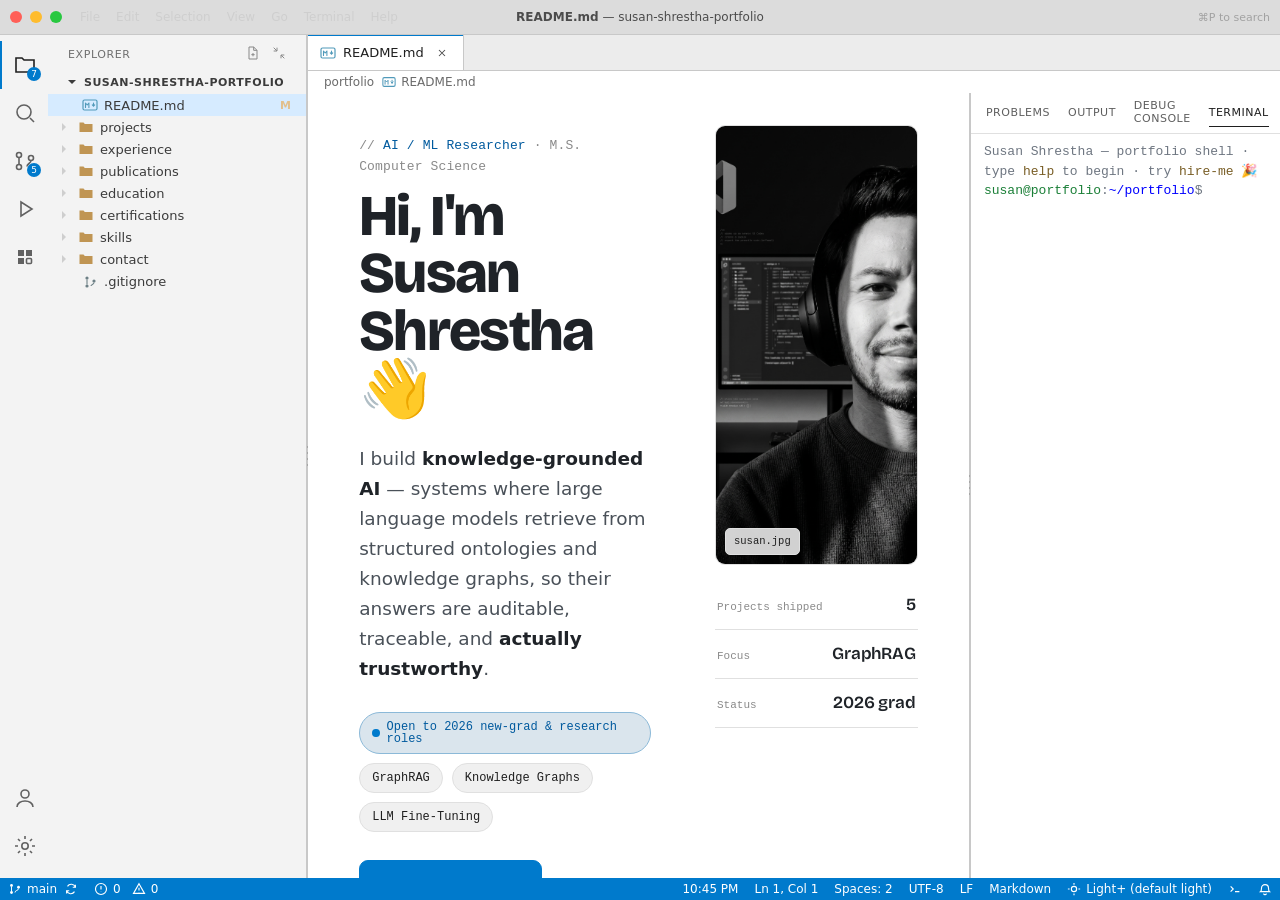
<file: index.html>
<!DOCTYPE html>
<html lang="en" data-theme="dark">
<head>
<meta charset="UTF-8">
<meta name="viewport" content="width=device-width, initial-scale=1.0">
<title>Susan Shrestha — Portfolio</title>
<script>
  (function () {
    try {
      var saved = localStorage.getItem('ss-theme');
      var t = saved || ((window.matchMedia && window.matchMedia('(prefers-color-scheme: light)').matches) ? 'light' : 'dark');
      document.documentElement.setAttribute('data-theme', t);
    } catch (e) {}
  })();
</script>
<link rel="preconnect" href="https://fonts.googleapis.com" />
<link rel="preconnect" href="https://fonts.gstatic.com" crossorigin />
<link href="https://fonts.googleapis.com/css2?family=Bricolage+Grotesque:opsz,wght@12..96,700;12..96,800&family=Instrument+Sans:wght@400;500;600;700&display=swap" rel="stylesheet" />
<link rel="stylesheet" href="styles.css">
</head>
<body>
<div class="window">

  <!-- ============ TITLE BAR ============ -->
  <div class="titlebar">
    <div style="display:flex;align-items:center">
      <div class="traffic">
        <span class="dot red"></span><span class="dot yellow"></span><span class="dot green"></span>
      </div>
      <div class="titlebar-menu">
        <span>File</span><span>Edit</span><span>Selection</span><span>View</span><span>Go</span><span>Terminal</span><span>Help</span>
      </div>
    </div>
    <div class="titlebar-title"><b>README.md</b> — susan-shrestha-portfolio</div>
    <div class="titlebar-right">
      <span style="font-size:11px;opacity:.7">⌘P to search</span>
    </div>
  </div>

  <!-- ============ MAIN ============ -->
  <div class="main">

    <!-- activity bar -->
    <div class="activitybar">
      <div class="group">
        <div class="act-item active" data-view="explorer" title="Explorer">
          <span class="badge">7</span>
          <svg viewBox="0 0 24 24" fill="none" stroke="currentColor" stroke-width="1.6"><path d="M3 5h6l2 2h10v12H3z"/></svg>
        </div>
        <div class="act-item" data-view="search" title="Search">
          <svg viewBox="0 0 24 24" fill="none" stroke="currentColor" stroke-width="1.6"><circle cx="11" cy="11" r="7"/><path d="M21 21l-4-4"/></svg>
        </div>
        <div class="act-item" data-view="source control" title="Source Control">
          <span class="badge">5</span>
          <svg viewBox="0 0 24 24" fill="none" stroke="currentColor" stroke-width="1.6"><circle cx="6" cy="6" r="2.5"/><circle cx="6" cy="18" r="2.5"/><circle cx="18" cy="9" r="2.5"/><path d="M6 8.5v7M18 11.5c0 3-4 3-4 6"/></svg>
        </div>
        <div class="act-item" data-view="run" title="Run and Debug">
          <svg viewBox="0 0 24 24" fill="none" stroke="currentColor" stroke-width="1.6"><path d="M8 5v14l11-7z"/></svg>
        </div>
        <div class="act-item" data-view="extensions" title="Extensions">
          <svg viewBox="0 0 24 24" fill="currentColor"><path d="M5 5h6v6H5zM13 5h6v6h-6zM5 13h6v6H5z"/><rect x="13.5" y="13.5" width="5" height="5" rx="1" fill="none" stroke="currentColor" stroke-width="1.6"/></svg>
        </div>
      </div>
      <div class="group bottom">
        <div class="act-item" data-view="accounts" title="Accounts">
          <svg viewBox="0 0 24 24" fill="none" stroke="currentColor" stroke-width="1.6"><circle cx="12" cy="8" r="4"/><path d="M4 21c0-4 4-6 8-6s8 2 8 6"/></svg>
        </div>
        <div class="act-item" data-view="settings" title="Manage">
          <svg viewBox="0 0 24 24" fill="none" stroke="currentColor" stroke-width="1.6"><circle cx="12" cy="12" r="3.2"/><path d="M12 2v3M12 19v3M2 12h3M19 12h3M5 5l2 2M17 17l2 2M19 5l-2 2M7 17l-2 2"/></svg>
        </div>
      </div>
    </div>

    <!-- sidebar / explorer -->
    <div class="sidebar">
      <div class="sidebar-header">
        <span id="sidebar-title">Explorer</span>
        <span class="actions">
          <span id="explorer-newfile" title="New File" style="cursor:pointer"><svg viewBox="0 0 24 24" fill="none" stroke="currentColor" stroke-width="1.5"><path d="M13 3H6v18h12V8z"/><path d="M13 3v5h5M12 12v5M9.5 14.5h5"/></svg></span>
          <span title="Collapse" style="cursor:pointer"><svg viewBox="0 0 24 24" fill="none" stroke="currentColor" stroke-width="1.5"><path d="M9 9H4M9 9V4M9 9l-5-5M15 15h5M15 15v5M15 15l5 5"/></svg></span>
        </span>
      </div>
      <div class="explorer-root">
        <span class="chevron"><svg viewBox="0 0 16 16" fill="currentColor"><path d="M4 6l4 4 4-4z"/></svg></span>
        SUSAN-SHRESTHA-PORTFOLIO
      </div>
      <div class="tree" id="tree"></div>
      <div class="sidebar-resizer" id="sidebar-resizer" title="Drag to resize"></div>
    </div>

    <!-- editor region -->
    <div class="editor-region">
      <div class="tabbar" id="tabbar"></div>
      <div class="breadcrumb" id="breadcrumb"></div>
      <div class="editor-panel-split">
        <div class="editor-scroll" id="editor-scroll"></div>

        <!-- panel / terminal -->
        <div class="panel" id="panel">
          <div class="panel-resizer" id="panel-resizer" title="Drag to resize"></div>
          <div class="panel-tabs">
            <span class="panel-tab" data-panel="problems">Problems</span>
            <span class="panel-tab" data-panel="output">Output</span>
            <span class="panel-tab" data-panel="debug">Debug Console</span>
            <span class="panel-tab active" data-panel="terminal">Terminal</span>
            <span class="panel-actions">
              <span title="Clear" id="panel-trash"><svg viewBox="0 0 16 16" fill="none" stroke="currentColor" stroke-width="1.3"><path d="M3 4.5h10M6 4.5V3h4v1.5M4.5 4.5l.6 9h5.8l.6-9"/></svg></span>
              <span title="Split"><svg viewBox="0 0 24 24" fill="none" stroke="currentColor" stroke-width="1.5"><rect x="3" y="4" width="18" height="16" rx="1.5"/><path d="M12 4v16"/></svg></span>
              <span title="Close Panel" id="panel-close"><svg viewBox="0 0 16 16" fill="none" stroke="currentColor" stroke-width="1.4"><path d="M4 4l8 8M12 4l-8 8"/></svg></span>
            </span>
          </div>
          <div class="terminal" id="terminal">
            <div class="line term-prompt" id="term-prompt-line">
              <span class="ps1"><span>susan@portfolio</span><span class="term-dim">:</span><span class="term-blue">~/portfolio</span><span class="term-dim">$</span></span>
              <input class="term-input" id="term-input" autocomplete="off" autocapitalize="off" spellcheck="false" aria-label="terminal input">
            </div>
          </div>
        </div>
      </div>
    </div>
  </div>

  <!-- ============ STATUS BAR ============ -->
  <div class="statusbar">
    <div class="sb-left">
      <span class="sb-item" id="sb-branch" title="Git branch">
        <svg viewBox="0 0 16 16" fill="currentColor"><circle cx="4" cy="4" r="1.6"/><circle cx="4" cy="12" r="1.6"/><circle cx="12" cy="6" r="1.6"/><path d="M4 5.6v4.8M12 7.6c0 2.5-4 1.5-4 4.4" stroke="currentColor" stroke-width="1.1" fill="none"/></svg>
        main
        <svg viewBox="0 0 16 16" fill="none" stroke="currentColor" stroke-width="1.3" style="margin-left:2px"><path d="M13 6a5 5 0 00-9-1M3 10a5 5 0 009 1"/><path d="M13 3v3h-3M3 13v-3h3"/></svg>
      </span>
      <span class="sb-item" id="sb-problems" title="Problems">
        <svg viewBox="0 0 16 16" fill="none" stroke="currentColor" stroke-width="1.3"><circle cx="8" cy="8" r="6.3"/><path d="M8 4.6v4M8 10.8v.2"/></svg> 0
        <svg viewBox="0 0 16 16" fill="none" stroke="currentColor" stroke-width="1.3" style="margin-left:6px"><path d="M8 2l6.3 11H1.7z"/><path d="M8 6.5v3.2M8 11.4v.2"/></svg> 0
      </span>
    </div>
    <div class="sb-right">
      <span class="sb-item" id="sb-clock" title="Local time">--:--</span>
      <span class="sb-item">Ln 1, Col 1</span>
      <span class="sb-item" id="sb-spaces">Spaces: 2</span>
      <span class="sb-item" id="sb-enc">UTF-8</span>
      <span class="sb-item" id="sb-eol">LF</span>
      <span class="sb-item" id="sb-lang">Markdown</span>
      <span class="sb-item" id="sb-theme" title="Change theme (⌘K ⌘T)">
        <svg viewBox="0 0 16 16" fill="none" stroke="currentColor" stroke-width="1.3"><circle cx="8" cy="8" r="3"/><path d="M8 1v2M8 13v2M1 8h2M13 8h2"/></svg>
        <span id="sb-theme-label">Dark+ (default dark)</span>
      </span>
      <span class="sb-item" id="sb-terminal" title="Toggle terminal (⌃`)">
        <svg viewBox="0 0 16 16" fill="none" stroke="currentColor" stroke-width="1.3"><path d="M3 5l3 3-3 3M8 11h5"/></svg>
      </span>
      <span class="sb-item" id="sb-bell" title="Notifications">
        <svg viewBox="0 0 16 16" fill="none" stroke="currentColor" stroke-width="1.3"><path d="M4 7a4 4 0 018 0c0 3 1.2 4 1.2 4H2.8S4 10 4 7z"/><path d="M6.5 13a1.5 1.5 0 003 0"/></svg>
      </span>
    </div>
  </div>
</div>

<!-- ============ COMMAND PALETTE ============ -->
<div class="palette-overlay" id="palette-overlay">
  <div class="palette">
    <div class="palette-input-wrap">
      <input id="palette-input" placeholder="Search files by name (type > for commands)" autocomplete="off" spellcheck="false">
    </div>
    <div class="palette-list" id="palette-list"></div>
  </div>
</div>

<div class="toast" id="toast"></div>
<div class="mobile-note">💡 Built for desktop — best viewed wide</div>

<script src="content.js"></script>
<script src="app.js"></script>
</body>
</html>
</file>
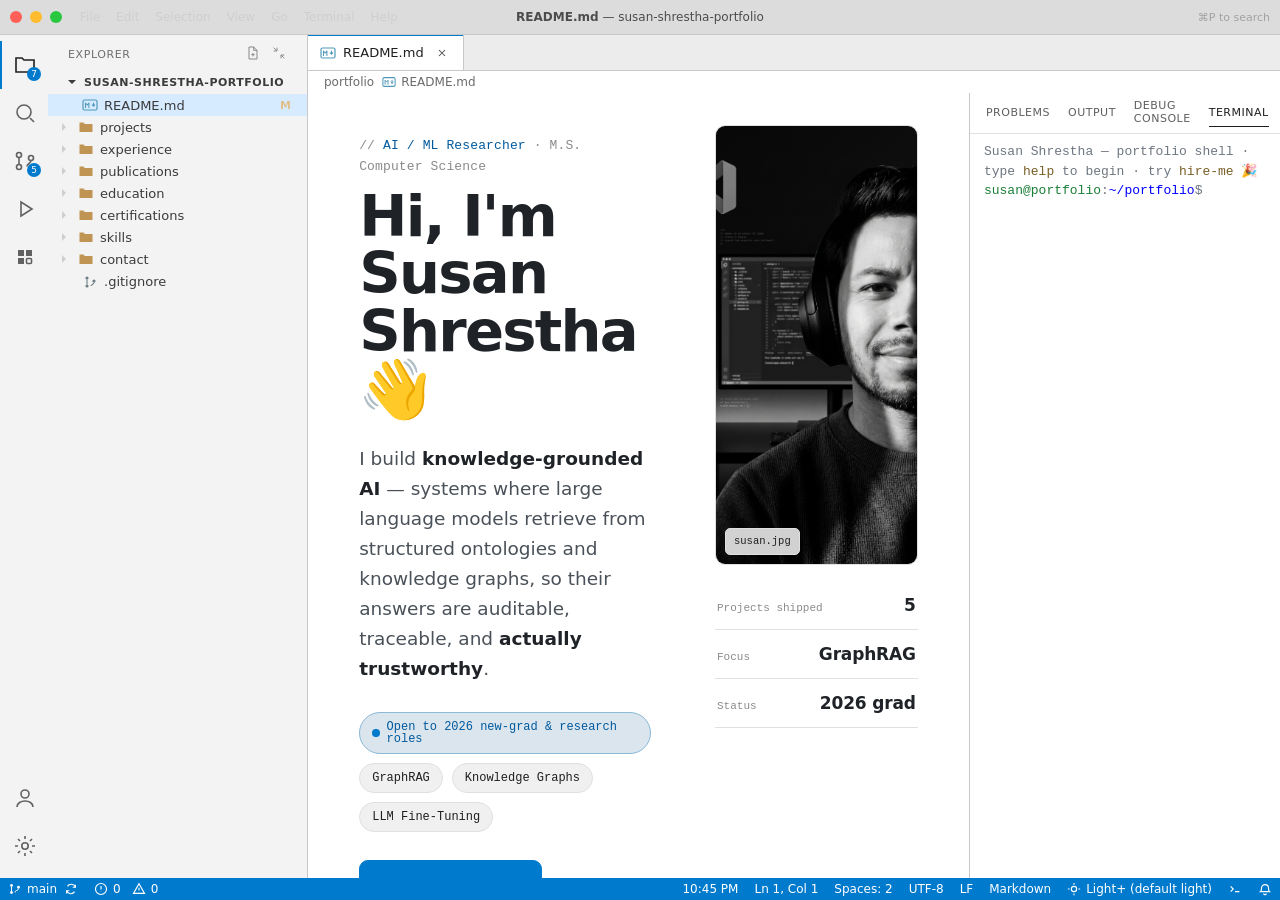
<file: Susan Shrestha - Portfolio.html>
<!DOCTYPE html>
<html lang="en" data-theme="dark">
<head>
<meta charset="UTF-8">
<meta name="viewport" content="width=device-width, initial-scale=1.0">
<title>Susan Shrestha — Portfolio</title>
<link rel="stylesheet" href="styles.css">
</head>
<body>
<div class="window">

  <!-- ============ TITLE BAR ============ -->
  <div class="titlebar">
    <div style="display:flex;align-items:center">
      <div class="traffic">
        <span class="dot red"></span><span class="dot yellow"></span><span class="dot green"></span>
      </div>
      <div class="titlebar-menu">
        <span>File</span><span>Edit</span><span>Selection</span><span>View</span><span>Go</span><span>Terminal</span><span>Help</span>
      </div>
    </div>
    <div class="titlebar-title"><b>README.md</b> — susan-shrestha-portfolio</div>
    <div class="titlebar-right">
      <span style="font-size:11px;opacity:.7">⌘P to search</span>
    </div>
  </div>

  <!-- ============ MAIN ============ -->
  <div class="main">

    <!-- activity bar -->
    <div class="activitybar">
      <div class="group">
        <div class="act-item active" data-view="explorer" title="Explorer">
          <span class="badge">7</span>
          <svg viewBox="0 0 24 24" fill="none" stroke="currentColor" stroke-width="1.6"><path d="M3 5h6l2 2h10v12H3z"/></svg>
        </div>
        <div class="act-item" data-view="search" title="Search">
          <svg viewBox="0 0 24 24" fill="none" stroke="currentColor" stroke-width="1.6"><circle cx="11" cy="11" r="7"/><path d="M21 21l-4-4"/></svg>
        </div>
        <div class="act-item" data-view="source control" title="Source Control">
          <span class="badge">5</span>
          <svg viewBox="0 0 24 24" fill="none" stroke="currentColor" stroke-width="1.6"><circle cx="6" cy="6" r="2.5"/><circle cx="6" cy="18" r="2.5"/><circle cx="18" cy="9" r="2.5"/><path d="M6 8.5v7M18 11.5c0 3-4 3-4 6"/></svg>
        </div>
        <div class="act-item" data-view="run" title="Run and Debug">
          <svg viewBox="0 0 24 24" fill="none" stroke="currentColor" stroke-width="1.6"><path d="M8 5v14l11-7z"/></svg>
        </div>
        <div class="act-item" data-view="extensions" title="Extensions">
          <svg viewBox="0 0 24 24" fill="currentColor"><path d="M5 5h6v6H5zM13 5h6v6h-6zM5 13h6v6H5z"/><rect x="13.5" y="13.5" width="5" height="5" rx="1" fill="none" stroke="currentColor" stroke-width="1.6"/></svg>
        </div>
      </div>
      <div class="group bottom">
        <div class="act-item" data-view="accounts" title="Accounts">
          <svg viewBox="0 0 24 24" fill="none" stroke="currentColor" stroke-width="1.6"><circle cx="12" cy="8" r="4"/><path d="M4 21c0-4 4-6 8-6s8 2 8 6"/></svg>
        </div>
        <div class="act-item" data-view="settings" title="Manage">
          <svg viewBox="0 0 24 24" fill="none" stroke="currentColor" stroke-width="1.6"><circle cx="12" cy="12" r="3.2"/><path d="M12 2v3M12 19v3M2 12h3M19 12h3M5 5l2 2M17 17l2 2M19 5l-2 2M7 17l-2 2"/></svg>
        </div>
      </div>
    </div>

    <!-- sidebar / explorer -->
    <div class="sidebar">
      <div class="sidebar-header">
        <span id="sidebar-title">Explorer</span>
        <span class="actions">
          <span id="explorer-newfile" title="New File" style="cursor:pointer"><svg viewBox="0 0 24 24" fill="none" stroke="currentColor" stroke-width="1.5"><path d="M13 3H6v18h12V8z"/><path d="M13 3v5h5M12 12v5M9.5 14.5h5"/></svg></span>
          <span title="Collapse" style="cursor:pointer"><svg viewBox="0 0 24 24" fill="none" stroke="currentColor" stroke-width="1.5"><path d="M9 9H4M9 9V4M9 9l-5-5M15 15h5M15 15v5M15 15l5 5"/></svg></span>
        </span>
      </div>
      <div class="explorer-root">
        <span class="chevron"><svg viewBox="0 0 16 16" fill="currentColor"><path d="M4 6l4 4 4-4z"/></svg></span>
        SUSAN-SHRESTHA-PORTFOLIO
      </div>
      <div class="tree" id="tree"></div>
    </div>

    <!-- editor region -->
    <div class="editor-region">
      <div class="tabbar" id="tabbar"></div>
      <div class="breadcrumb" id="breadcrumb"></div>
      <div class="editor-panel-split">
        <div class="editor-scroll" id="editor-scroll"></div>

        <!-- panel / terminal -->
        <div class="panel" id="panel">
          <div class="panel-tabs">
            <span class="panel-tab" data-panel="problems">Problems</span>
            <span class="panel-tab" data-panel="output">Output</span>
            <span class="panel-tab" data-panel="debug">Debug Console</span>
            <span class="panel-tab active" data-panel="terminal">Terminal</span>
            <span class="panel-actions">
              <span title="Clear" id="panel-trash"><svg viewBox="0 0 16 16" fill="none" stroke="currentColor" stroke-width="1.3"><path d="M3 4.5h10M6 4.5V3h4v1.5M4.5 4.5l.6 9h5.8l.6-9"/></svg></span>
              <span title="Split"><svg viewBox="0 0 24 24" fill="none" stroke="currentColor" stroke-width="1.5"><rect x="3" y="4" width="18" height="16" rx="1.5"/><path d="M12 4v16"/></svg></span>
              <span title="Close Panel" id="panel-close"><svg viewBox="0 0 16 16" fill="none" stroke="currentColor" stroke-width="1.4"><path d="M4 4l8 8M12 4l-8 8"/></svg></span>
            </span>
          </div>
          <div class="terminal" id="terminal">
            <div class="line term-prompt" id="term-prompt-line">
              <span class="ps1"><span>susan@portfolio</span><span class="term-dim">:</span><span class="term-blue">~/portfolio</span><span class="term-dim">$</span></span>
              <input class="term-input" id="term-input" autocomplete="off" autocapitalize="off" spellcheck="false" aria-label="terminal input">
            </div>
          </div>
        </div>
      </div>
    </div>
  </div>

  <!-- ============ STATUS BAR ============ -->
  <div class="statusbar">
    <div class="sb-left">
      <span class="sb-item" id="sb-branch" title="Git branch">
        <svg viewBox="0 0 16 16" fill="currentColor"><circle cx="4" cy="4" r="1.6"/><circle cx="4" cy="12" r="1.6"/><circle cx="12" cy="6" r="1.6"/><path d="M4 5.6v4.8M12 7.6c0 2.5-4 1.5-4 4.4" stroke="currentColor" stroke-width="1.1" fill="none"/></svg>
        main
        <svg viewBox="0 0 16 16" fill="none" stroke="currentColor" stroke-width="1.3" style="margin-left:2px"><path d="M13 6a5 5 0 00-9-1M3 10a5 5 0 009 1"/><path d="M13 3v3h-3M3 13v-3h3"/></svg>
      </span>
      <span class="sb-item" id="sb-problems" title="Problems">
        <svg viewBox="0 0 16 16" fill="none" stroke="currentColor" stroke-width="1.3"><circle cx="8" cy="8" r="6.3"/><path d="M8 4.6v4M8 10.8v.2"/></svg> 0
        <svg viewBox="0 0 16 16" fill="none" stroke="currentColor" stroke-width="1.3" style="margin-left:6px"><path d="M8 2l6.3 11H1.7z"/><path d="M8 6.5v3.2M8 11.4v.2"/></svg> 0
      </span>
    </div>
    <div class="sb-right">
      <span class="sb-item" id="sb-clock" title="Local time">--:--</span>
      <span class="sb-item">Ln 1, Col 1</span>
      <span class="sb-item" id="sb-spaces">Spaces: 2</span>
      <span class="sb-item" id="sb-enc">UTF-8</span>
      <span class="sb-item" id="sb-eol">LF</span>
      <span class="sb-item" id="sb-lang">Markdown</span>
      <span class="sb-item" id="sb-theme" title="Change theme (⌘K ⌘T)">
        <svg viewBox="0 0 16 16" fill="none" stroke="currentColor" stroke-width="1.3"><circle cx="8" cy="8" r="3"/><path d="M8 1v2M8 13v2M1 8h2M13 8h2"/></svg>
        <span id="sb-theme-label">Dark+ (default dark)</span>
      </span>
      <span class="sb-item" id="sb-terminal" title="Toggle terminal (⌃`)">
        <svg viewBox="0 0 16 16" fill="none" stroke="currentColor" stroke-width="1.3"><path d="M3 5l3 3-3 3M8 11h5"/></svg>
      </span>
      <span class="sb-item" id="sb-bell" title="Notifications">
        <svg viewBox="0 0 16 16" fill="none" stroke="currentColor" stroke-width="1.3"><path d="M4 7a4 4 0 018 0c0 3 1.2 4 1.2 4H2.8S4 10 4 7z"/><path d="M6.5 13a1.5 1.5 0 003 0"/></svg>
      </span>
    </div>
  </div>
</div>

<!-- ============ COMMAND PALETTE ============ -->
<div class="palette-overlay" id="palette-overlay">
  <div class="palette">
    <div class="palette-input-wrap">
      <input id="palette-input" placeholder="Search files by name (type > for commands)" autocomplete="off" spellcheck="false">
    </div>
    <div class="palette-list" id="palette-list"></div>
  </div>
</div>

<div class="toast" id="toast"></div>
<div class="mobile-note">💡 Built for desktop — best viewed wide</div>

<script src="content.js"></script>
<script src="app.js"></script>
</body>
</html>
</file>
<file: styles.css>
/* ============================================================
   Susan Shrestha — VS Code themed portfolio
   Theme variables: Dark+ (default), One Dark Pro, Monokai
   ============================================================ */

:root {
  /* chrome */
  --titlebar: #3c3c3c;
  --titlebar-text: #cccccc;
  --activitybar: #333333;
  --activitybar-fg: #858585;
  --activitybar-fg-active: #ffffff;
  --activitybar-active-border: #007acc;
  --sidebar: #252526;
  --sidebar-fg: #cccccc;
  --sidebar-section: #bbbbbb;
  --editor: #1e1e1e;
  --editor-fg: #d4d4d4;
  --tabs-bg: #252526;
  --tab-inactive: #2d2d2d;
  --tab-active: #1e1e1e;
  --tab-fg: #969696;
  --tab-active-fg: #ffffff;
  --tab-top-border: #007acc;
  --breadcrumb-fg: #a9a9a9;
  --panel-bg: #1e1e1e;
  --panel-tab-fg: #969696;
  --panel-tab-active: #e7e7e7;
  --statusbar: #007acc;
  --statusbar-fg: #ffffff;
  --statusbar-noopen: #68217a;
  --border: #2b2b2b;
  --border-strong: #1b1b1b;
  --accent: #007acc;
  --accent-hover: #1f9cfb;
  --selection: #264f78;
  --list-hover: #2a2d2e;
  --list-active: #094771;
  --scrollbar: #424242;
  --gutter-fg: #6e7681;
  --link: #4daafc;

  /* syntax */
  --tok-key: #569cd6;
  --tok-key2: #c586c0;
  --tok-str: #ce9178;
  --tok-num: #b5cea8;
  --tok-com: #6a9955;
  --tok-fn: #dcdcaa;
  --tok-type: #4ec9b0;
  --tok-prop: #9cdcfe;
  --tok-const: #4fc1ff;
  --tok-punc: #d4d4d4;
  --tok-tag: #569cd6;
  --tok-attr: #9cdcfe;

  /* markdown */
  --md-h: #ffffff;
  --md-accent: #4daafc;
  --md-quote-bar: #007acc;
  --md-code-bg: #2a2a2a;

  --mono: "SF Mono", "JetBrains Mono", "Cascadia Code", "Fira Code", Menlo, Consolas, "Courier New", monospace;
  --ui: -apple-system, BlinkMacSystemFont, "Segoe UI", system-ui, sans-serif;
}

/* ---------- Rust ---------- */
html[data-theme="rust"] {
  --activitybar-active-border: #c2562f;
  --tab-top-border: #c2562f;
  --statusbar: #c2562f;
  --statusbar-noopen: #8b3a1c;
  --accent: #c2562f;
  --accent-hover: #e07050;
  --link: #e07050;
  --selection: #5c2a1a;
}

/* ---------- One Dark Pro ---------- */
html[data-theme="onedark"] {
  --titlebar: #21252b;
  --activitybar: #2c313a;
  --activitybar-active-border: #61afef;
  --sidebar: #21252b;
  --sidebar-fg: #abb2bf;
  --editor: #282c34;
  --editor-fg: #abb2bf;
  --tabs-bg: #21252b;
  --tab-inactive: #21252b;
  --tab-active: #282c34;
  --tab-top-border: #61afef;
  --panel-bg: #282c34;
  --statusbar: #21252b;
  --statusbar-fg: #9da5b4;
  --statusbar-noopen: #61afef;
  --border: #181a1f;
  --border-strong: #181a1f;
  --accent: #61afef;
  --accent-hover: #82c0ff;
  --selection: #3e4451;
  --list-hover: #2c313a;
  --list-active: #2c313a;
  --link: #61afef;

  --tok-key: #c678dd;
  --tok-key2: #c678dd;
  --tok-str: #98c379;
  --tok-num: #d19a66;
  --tok-com: #5c6370;
  --tok-fn: #61afef;
  --tok-type: #e5c07b;
  --tok-prop: #e06c75;
  --tok-const: #d19a66;
  --tok-punc: #abb2bf;
  --tok-tag: #e06c75;
  --tok-attr: #d19a66;

  --md-h: #e6e6e6;
  --md-accent: #61afef;
  --md-quote-bar: #61afef;
  --md-code-bg: #2d323b;
}

/* ---------- Monokai ---------- */
html[data-theme="monokai"] {
  --titlebar: #1e1f1c;
  --activitybar: #272822;
  --activitybar-active-border: #fd971f;
  --sidebar: #1e1f1c;
  --sidebar-fg: #cfcfc2;
  --editor: #272822;
  --editor-fg: #f8f8f2;
  --tabs-bg: #1e1f1c;
  --tab-inactive: #1e1f1c;
  --tab-active: #272822;
  --tab-top-border: #fd971f;
  --panel-bg: #272822;
  --statusbar: #1e1f1c;
  --statusbar-fg: #cfcfc2;
  --statusbar-noopen: #fd971f;
  --border: #151613;
  --border-strong: #151613;
  --accent: #fd971f;
  --accent-hover: #ffb454;
  --selection: #49483e;
  --list-hover: #3e3d32;
  --list-active: #414339;
  --link: #66d9ef;

  --tok-key: #f92672;
  --tok-key2: #f92672;
  --tok-str: #e6db74;
  --tok-num: #ae81ff;
  --tok-com: #75715e;
  --tok-fn: #a6e22e;
  --tok-type: #66d9ef;
  --tok-prop: #fd971f;
  --tok-const: #ae81ff;
  --tok-punc: #f8f8f2;
  --tok-tag: #f92672;
  --tok-attr: #a6e22e;

  --md-h: #f8f8f2;
  --md-accent: #66d9ef;
  --md-quote-bar: #fd971f;
  --md-code-bg: #1e1f1c;
}

/* ---------- Light+ (default light) ---------- */
html[data-theme="light"] {
  /* chrome */
  --titlebar: #dcdcdc;
  --titlebar-text: #333333;
  --activitybar: #f3f3f3;
  --activitybar-fg: #616161;
  --activitybar-fg-active: #1f1f1f;
  --activitybar-active-border: #007acc;
  --sidebar: #f3f3f3;
  --sidebar-fg: #3b3b3b;
  --sidebar-section: #6f6f6f;
  --editor: #ffffff;
  --editor-fg: #1f1f1f;
  --tabs-bg: #ececec;
  --tab-inactive: #ececec;
  --tab-active: #ffffff;
  --tab-fg: #5f5f5f;
  --tab-active-fg: #1f1f1f;
  --tab-top-border: #007acc;
  --breadcrumb-fg: #6b6b6b;
  --panel-bg: #ffffff;
  --panel-tab-fg: #5f5f5f;
  --panel-tab-active: #1f1f1f;
  --statusbar: #007acc;
  --statusbar-fg: #ffffff;
  --statusbar-noopen: #68217a;
  --border: #e0e0e0;
  --border-strong: #c8c8c8;
  --accent: #007acc;
  --accent-hover: #005a9e;
  --selection: #add6ff;
  --list-hover: #e8e8e8;
  --list-active: #d6ebff;
  --scrollbar: #c1c1c1;
  --gutter-fg: #237893;
  --link: #006ab1;

  /* syntax */
  --tok-key: #0000ff;
  --tok-key2: #af00db;
  --tok-str: #a31515;
  --tok-num: #098658;
  --tok-com: #008000;
  --tok-fn: #795e26;
  --tok-type: #267f99;
  --tok-prop: #001080;
  --tok-const: #0070c1;
  --tok-punc: #383a42;
  --tok-tag: #800000;
  --tok-attr: #e50000;

  /* markdown */
  --md-h: #1f2328;
  --md-accent: #006ab1;
  --md-quote-bar: #007acc;
  --md-code-bg: #f0f0f0;
}
/* light-theme contrast fixes for hardcoded grays/greens */
html[data-theme="light"] .md-view .lede,
html[data-theme="light"] .pub .pub-authors { color: #4a5159; }
html[data-theme="light"] .md-view blockquote { color: #57606a; background: rgba(0,0,0,.035); }
html[data-theme="light"] .term-dim { color: #6e7681; }
html[data-theme="light"] .term-green,
html[data-theme="light"] .term-prompt .ps1 { color: #1a7f37; }
html[data-theme="light"] .term-cursor { background: var(--editor-fg); }

* { box-sizing: border-box; margin: 0; padding: 0; }

html, body { height: 100%; }

body {
  font-family: var(--ui);
  background: var(--border-strong);
  color: var(--editor-fg);
  overflow: hidden;
  font-size: 13px;
  -webkit-font-smoothing: antialiased;
}

::selection { background: var(--selection); }

/* ---------- scrollbars ---------- */
::-webkit-scrollbar { width: 12px; height: 12px; }
::-webkit-scrollbar-thumb { background: var(--scrollbar); border: 3px solid transparent; background-clip: content-box; border-radius: 8px; }
::-webkit-scrollbar-thumb:hover { background: #5a5a5a; background-clip: content-box; }
::-webkit-scrollbar-corner { background: transparent; }

/* ============================================================
   Window shell
   ============================================================ */
.window {
  display: grid;
  grid-template-rows: 35px 1fr 22px;
  height: 100vh;
  background: var(--editor);
}

/* ---------- title bar ---------- */
.titlebar {
  background: var(--titlebar);
  color: var(--titlebar-text);
  display: grid;
  grid-template-columns: 1fr auto 1fr;
  align-items: center;
  padding: 0 10px;
  -webkit-user-select: none;
  user-select: none;
  border-bottom: 1px solid var(--border-strong);
}
.traffic { display: flex; gap: 8px; align-items: center; }
.traffic .dot { width: 12px; height: 12px; border-radius: 50%; }
.traffic .red { background: #ff5f57; }
.traffic .yellow { background: #febc2e; }
.traffic .green { background: #28c840; }
.titlebar-menu { display: flex; gap: 16px; margin-left: 18px; font-size: 12px; color: #cccccc; }
.titlebar-menu span { opacity: .85; cursor: default; }
.titlebar-menu span:hover { opacity: 1; }
.titlebar-title { font-size: 12px; opacity: .85; white-space: nowrap; }
.titlebar-title b { font-weight: 600; }
.titlebar-right { justify-self: end; display: flex; gap: 14px; align-items: center; color: #8a8a8a; }
.titlebar-right svg { width: 15px; height: 15px; }

/* ============================================================
   Main area
   ============================================================ */
.main {
  display: grid;
  grid-template-columns: 48px var(--sidebar-w, 260px) 1fr;
  min-height: 0;
  overflow: hidden;
}

/* ---------- activity bar ---------- */
.activitybar {
  background: var(--activitybar);
  display: flex;
  flex-direction: column;
  align-items: center;
  padding-top: 6px;
}
.activitybar .group { display: flex; flex-direction: column; align-items: center; }
.activitybar .group.bottom { margin-top: auto; padding-bottom: 8px; }
.act-item {
  width: 48px; height: 48px;
  display: flex; align-items: center; justify-content: center;
  color: var(--activitybar-fg);
  cursor: pointer;
  position: relative;
  border-left: 2px solid transparent;
}
.act-item svg { width: 24px; height: 24px; }
.act-item:hover { color: var(--activitybar-fg-active); }
.act-item.active { color: var(--activitybar-fg-active); border-left-color: var(--activitybar-active-border); }
.act-item .badge {
  position: absolute; bottom: 8px; right: 7px;
  background: var(--accent); color: #fff;
  font-size: 9px; line-height: 14px; min-width: 14px; text-align: center;
  border-radius: 8px; padding: 0 3px; font-family: var(--ui);
}

/* ---------- sidebar / explorer ---------- */
.sidebar {
  background: var(--sidebar);
  color: var(--sidebar-fg);
  display: flex;
  flex-direction: column;
  overflow: visible;
  position: relative;
  border-right: 1px solid var(--border-strong);
}
/* drag-to-resize handle on the sidebar's right edge */
.sidebar-resizer {
  position: absolute; top: 0; bottom: 0; right: 0; width: 12px;
  transform: translateX(6px);
  cursor: col-resize; z-index: 12;
}
.sidebar-resizer::after {
  content: ""; position: absolute; top: 0; bottom: 0; right: 6px; width: 1px;
  background: var(--border-strong); transition: background .12s, width .12s, right .12s;
}
.sidebar-resizer::before {
  content: ""; position: absolute; top: 50%; right: 4px;
  width: 4px; height: 26px; transform: translateY(-50%);
  background-image: radial-gradient(currentColor 1px, transparent 1px);
  background-size: 4px 6px; color: #8a8a8a; opacity: .55;
  transition: opacity .12s; pointer-events: none;
}
.sidebar-resizer:hover::after, body.resizing-sidebar .sidebar-resizer::after { background: var(--accent); width: 2px; right: 5px; }
.sidebar-resizer:hover::before, body.resizing-sidebar .sidebar-resizer::before { opacity: .9; color: var(--accent); }
.sidebar-header {
  font-size: 11px; text-transform: uppercase; letter-spacing: .6px;
  padding: 10px 20px 6px; color: var(--sidebar-section);
  display: flex; justify-content: space-between; align-items: center;
}
.sidebar-header .actions { display: flex; gap: 10px; opacity: .8; }
.sidebar-header .actions svg { width: 16px; height: 16px; }
.explorer-root {
  font-size: 11px; font-weight: 700; text-transform: uppercase; letter-spacing: .5px;
  padding: 4px 12px 4px 16px; display: flex; align-items: center; gap: 4px;
  color: var(--sidebar-fg); cursor: default;
}
.explorer-root .chevron { width: 16px; height: 16px; }
.tree { overflow-y: auto; overflow-x: auto; flex: 1; min-height: 0; padding-bottom: 12px; }
.tree-row {
  display: flex; align-items: center; gap: 6px;
  padding: 2px 12px 2px 0;
  cursor: pointer; white-space: nowrap;
  color: var(--sidebar-fg);
  height: 22px;
  position: relative;
  min-width: max-content;
}
.tree-row:hover { background: var(--list-hover); }
.tree-row.selected { background: var(--list-active); }
.tree-row .indent { display: inline-block; }
.tree-row .chevron { width: 16px; height: 16px; flex: 0 0 16px; color: #c5c5c5; opacity: .8; }
.tree-row .chevron.hidden { visibility: hidden; }
.tree-row .ficon { width: 16px; height: 16px; flex: 0 0 16px; display: flex; align-items: center; justify-content: center; font-size: 13px; }
.tree-row .label { white-space: nowrap; }
.tree-row .git-mark { margin-left: auto; font-size: 11px; font-weight: 700; padding-right: 4px; }
.git-M { color: #e2c08d; }
.git-U { color: #73c991; }

/* file-type icon colors */
.ic-md { color: #519aba; }
.ic-ts { color: #4daceb; }
.ic-json { color: #cbcb41; }
.ic-folder { color: #c09553; }
.ic-git { color: #6d8086; }
.ic-react { color: #4daceb; }

/* ============================================================
   Editor region
   ============================================================ */
.editor-region {
  display: flex; flex-direction: column;
  min-width: 0; min-height: 0;
  background: var(--editor);
}

/* tabs */
.tabbar {
  display: flex; background: var(--tabs-bg); min-height: 35px;
  overflow-x: auto; overflow-y: hidden;
  border-bottom: 1px solid var(--border-strong);
  scrollbar-width: none;
}
.tabbar::-webkit-scrollbar { height: 0; }
.tab {
  display: flex; align-items: center; gap: 7px;
  padding: 0 12px 0 12px; height: 35px;
  background: var(--tab-inactive); color: var(--tab-fg);
  border-right: 1px solid var(--border-strong);
  cursor: pointer; white-space: nowrap; position: relative;
  max-width: 220px;
}
.tab .ficon { width: 16px; height: 16px; display: flex; align-items: center; justify-content: center; }
.tab.active { background: var(--tab-active); color: var(--tab-active-fg); }
.tab.active::before {
  content: ""; position: absolute; top: 0; left: 0; right: 0; height: 1px;
  background: var(--tab-top-border);
}
.tab .label { overflow: hidden; text-overflow: ellipsis; font-size: 13px; }
.tab .label.preview { font-style: italic; }
.tab .close {
  width: 18px; height: 18px; border-radius: 4px; display: flex; align-items: center; justify-content: center;
  margin-left: 2px; opacity: 0; flex: 0 0 18px;
}
.tab .close svg { width: 12px; height: 12px; }
.tab:hover .close { opacity: .8; }
.tab.active .close { opacity: .8; }
.tab .close:hover { background: rgba(255,255,255,.12); opacity: 1; }
.tab .dirty { width: 8px; height: 8px; border-radius: 50%; background: currentColor; }

/* breadcrumb */
.breadcrumb {
  display: flex; align-items: center; gap: 4px;
  padding: 3px 16px; font-size: 12px; color: var(--breadcrumb-fg);
  background: var(--editor); min-height: 22px;
}
.breadcrumb .crumb { display: flex; align-items: center; gap: 5px; }
.breadcrumb .sep { opacity: .5; }
.breadcrumb .ficon { width: 14px; height: 14px; display: inline-flex; }

/* editor + panel split */
.editor-panel-split {
  flex: 1; display: flex; flex-direction: row; min-height: 0; min-width: 0;
}
.editor-scroll {
  flex: 1; overflow: auto; min-height: 0; min-width: 0; position: relative;
  display: flex;
}

/* code view (line numbers + content) */
.code-view { display: flex; width: 100%; font-family: var(--mono); font-size: 13.5px; line-height: 20px; }
.gutter {
  flex: 0 0 auto; text-align: right; padding: 12px 16px 40px 24px;
  color: var(--gutter-fg); user-select: none;
  font-variant-numeric: tabular-nums;
}
.gutter span { display: block; }
.code-body { flex: 1; padding: 12px 24px 60px 8px; white-space: pre; tab-size: 2; min-width: 0; }
.code-body.wrap { white-space: pre-wrap; }

/* token colors */
.tk { color: var(--editor-fg); }
.k { color: var(--tok-key); }
.k2 { color: var(--tok-key2); }
.s { color: var(--tok-str); }
.n { color: var(--tok-num); }
.c { color: var(--tok-com); font-style: italic; }
.f { color: var(--tok-fn); }
.t { color: var(--tok-type); }
.p { color: var(--tok-prop); }
.cn { color: var(--tok-const); }
.pu { color: var(--tok-punc); }
.cmt { color: var(--editor-fg); }

/* ---------- markdown rendered view ---------- */
.md-view {
  width: 100%;
  max-width: 1100px;
  padding: 32px clamp(24px, 4vw, 56px) 100px;
  margin: 0 auto;
  line-height: 1.65;
  font-family: var(--ui);
  font-size: 14.5px;
  color: var(--editor-fg);
}
.md-view h1 { font-size: clamp(36px, 4vw, 48px); color: var(--md-h); font-weight: 700; margin: 0 0 8px; letter-spacing: -.02em; display: flex; align-items: center; gap: 12px; flex-wrap: wrap; }
.md-view h2 { font-size: 19px; color: var(--md-h); font-weight: 600; margin: 34px 0 12px; padding-bottom: 7px; border-bottom: 1px solid var(--border); }
.md-view h3 { font-size: 15.5px; color: var(--md-h); font-weight: 600; margin: 22px 0 8px; }
.md-view p { margin: 10px 0; }
.md-view a { color: var(--link); text-decoration: none; }
.md-view a:hover { text-decoration: underline; }
.md-view ul { margin: 10px 0; padding-left: 22px; }
.md-view li { margin: 5px 0; }
.md-view li::marker { color: var(--accent); }
.md-view strong { color: var(--md-h); font-weight: 600; }
.md-view code { font-family: var(--mono); background: var(--md-code-bg); padding: 2px 6px; border-radius: 4px; font-size: 12.5px; color: var(--tok-str); }
.md-view blockquote {
  border-left: 3px solid var(--md-quote-bar); padding: 2px 16px; margin: 14px 0;
  color: #b5b5b5; background: rgba(127,127,127,.06);
}
.md-view hr { border: 0; border-top: 1px solid var(--border); margin: 26px 0; }
.md-view .lede { font-size: 16px; color: #c9c9c9; }

.md-view .subtitle { color: var(--accent); font-family: var(--mono); font-size: 14px; margin-top: -2px; }

/* badges / chips */
.chips { display: flex; flex-wrap: wrap; gap: 7px; margin: 14px 0; }
.chip {
  font-family: var(--mono); font-size: 11.5px; padding: 3px 9px; border-radius: 5px;
  background: var(--md-code-bg); color: var(--editor-fg); border: 1px solid var(--border);
}
.chip.accent { background: color-mix(in srgb, var(--accent) 18%, transparent); border-color: color-mix(in srgb, var(--accent) 45%, transparent); color: var(--accent-hover); }
.chip.ok { color: #73c991; border-color: rgba(115,201,145,.4); background: rgba(115,201,145,.1); }
.chip .dotpulse { display:inline-block; width:7px;height:7px;border-radius:50%;background:#73c991;margin-right:6px;vertical-align:middle; animation: pulse 2s infinite; }
@keyframes pulse { 0%,100%{opacity:1;} 50%{opacity:.35;} }

/* hero in README */
.hero { display: flex; gap: 26px; align-items: flex-start; margin-bottom: 4px; flex-wrap: wrap; }
.hero .htext { flex: 1 1 260px; min-width: 0; }
.avatar {
  flex: 0 0 132px; height: 132px; border-radius: 10px; overflow: hidden;
  border: 1px solid var(--border);
  background: var(--md-code-bg);
  position: relative;
}
.avatar img { width: 100%; height: 100%; object-fit: cover; display: block; }
.avatar.avatar-tall img { object-position: center top; }
.avatar::after {
  content: ""; position: absolute; inset: 0; pointer-events: none;
  box-shadow: inset 0 0 0 1px rgba(255,255,255,.04);
  border-radius: 10px;
}

/* meta row */
.meta-row { display: flex; flex-wrap: wrap; gap: 18px; margin: 12px 0; font-size: 13px; color: #b5b5b5; }
.meta-row .mi { display: flex; align-items: center; gap: 7px; }
.meta-row .mi svg { width: 15px; height: 15px; opacity: .8; }

/* repo link button */
.repo-link {
  display: inline-flex; align-items: center; gap: 8px;
  font-family: var(--mono); font-size: 12.5px;
  padding: 6px 12px; border-radius: 6px;
  background: var(--md-code-bg); border: 1px solid var(--border);
  color: var(--editor-fg) !important; text-decoration: none !important;
  margin: 6px 0 2px; transition: border-color .15s, transform .15s;
}
.repo-link:hover { border-color: var(--accent); transform: translateY(-1px); }
.repo-link svg { width: 16px; height: 16px; }
.repo-link .arrow { color: #8a8a8a; }

/* project header card */
.proj-head { display: flex; align-items: baseline; gap: 12px; flex-wrap: wrap; }
.proj-head .year { font-family: var(--mono); color: #8a8a8a; font-size: 13px; }
.callout {
  margin: 16px 0; padding: 12px 16px; border-radius: 6px;
  background: color-mix(in srgb, var(--accent) 10%, transparent);
  border: 1px solid color-mix(in srgb, var(--accent) 30%, transparent);
  font-size: 13.5px;
}
.callout b { color: var(--accent-hover); }

/* project page — horizontal meta row + two-column body */
.proj-head h1 {
  font-family: 'Instrument Sans', var(--ui), sans-serif;
  font-weight: 700; font-size: clamp(36px, 4vw, 48px);
  letter-spacing: -.02em; line-height: 1.0;
  color: var(--md-h); margin: 0;
}
.proj-head .year { font-family: 'Instrument Sans', var(--ui), sans-serif; }
.proj-meta-row {
  display: flex; align-items: stretch;
  gap: 10px; margin: 22px 0 32px;
}
.proj-meta-card {
  flex: 1; padding: 14px 20px;
  border: 1px solid var(--border); border-radius: 9px;
  border-top: 2px solid var(--accent);
}
.proj-meta-label {
  font-family: 'Instrument Sans', var(--ui), sans-serif;
  font-size: 10px; letter-spacing: .12em; text-transform: uppercase;
  color: #6a6a6a; margin-bottom: 6px;
}
.proj-meta-value {
  font-family: 'Instrument Sans', var(--ui), sans-serif;
  font-size: 15px; color: var(--editor-fg); line-height: 1.4;
}
.proj-meta-source { display: flex; align-items: center; padding: 0 16px; flex-shrink: 0; }
.proj-source-link {
  display: inline-flex; align-items: center; gap: 8px;
  font-family: 'Instrument Sans', var(--ui), sans-serif; font-size: 13px;
  padding: 9px 16px; border-radius: 8px;
  background: var(--md-code-bg); border: 1px solid var(--border);
  color: var(--editor-fg) !important; text-decoration: none !important;
  transition: border-color .15s; white-space: nowrap;
}
.proj-source-link:hover { border-color: var(--accent); }
.proj-source-link svg { width: 15px; height: 15px; flex: 0 0 15px; }
.proj-body { display: grid; grid-template-columns: 1fr 1fr; gap: 0 56px; }
.proj-left { min-width: 0; }
.proj-right { min-width: 0; }
.proj-intro {
  border-left: 3px solid var(--accent); padding: 6px 0 6px 20px;
  margin-bottom: 28px; font-size: 15px; line-height: 1.72; color: var(--editor-fg);
  font-family: 'Instrument Sans', var(--ui), sans-serif;
}
.proj-intro b { color: var(--md-h); font-weight: 600; }
.proj-section { margin: 28px 0 14px; }
.proj-section-label {
  display: flex; align-items: center; gap: 16px;
  font-family: 'Instrument Sans', var(--ui), sans-serif;
  font-size: 10.5px; letter-spacing: .1em; text-transform: uppercase; color: #8a8a8a;
}
.proj-section-label::after { content: ""; flex: 1; height: 1px; background: var(--border); }
.proj-numbered-list { display: flex; flex-direction: column; }
.proj-num-item { display: flex; gap: 20px; padding: 16px 0; border-top: 1px solid var(--border); align-items: start; }
.proj-num-item:first-child { border-top: none; padding-top: 0; }
.proj-num { font-family: 'Instrument Sans', var(--ui), sans-serif; font-size: 11px; color: var(--accent-hover); flex: 0 0 20px; padding-top: 2px; }
.proj-num-item p { font-family: 'Instrument Sans', var(--ui), sans-serif; font-size: 14px; line-height: 1.65; margin: 0; color: var(--editor-fg); }
.proj-right .proj-section { margin-top: 0; }

/* contact cards */
.contact-grid { display: grid; grid-template-columns: repeat(2, 1fr); gap: 12px; margin: 18px 0; }
.contact-card {
  display: flex; align-items: center; gap: 12px; padding: 14px 16px;
  border: 1px solid var(--border); border-radius: 8px; background: var(--md-code-bg);
  text-decoration: none !important; color: var(--editor-fg);
  transition: border-color .15s, transform .15s;
}
.contact-card:hover { border-color: var(--accent); transform: translateY(-2px); }
.contact-card .ci { width: 34px; height: 34px; flex: 0 0 34px; display:flex; align-items:center; justify-content:center; border-radius:7px; background: rgba(127,127,127,.12); }
.contact-card .ci svg { width: 19px; height: 19px; color: var(--accent-hover); }
.contact-card .cmeta b { display:block; color: var(--md-h); font-size:13.5px; }
.contact-card .cmeta span { font-family: var(--mono); font-size: 12px; color: #9a9a9a; }

/* publications */
.pub {
  border: 1px solid var(--border); border-radius: 8px; padding: 16px 18px; margin: 16px 0;
  background: var(--md-code-bg); transition: border-color .15s, transform .15s;
}
.pub:hover { border-color: var(--accent); transform: translateY(-2px); }
.pub .pub-venue { font-family: var(--mono); font-size: 11px; text-transform: uppercase; letter-spacing: .6px; color: var(--accent-hover); }
.pub .pub-title { font-size: 16.5px; color: var(--md-h); font-weight: 600; margin: 7px 0 6px; line-height: 1.35; }
.pub .pub-authors { font-size: 13.5px; color: #c9c9c9; }
.pub .pub-authors strong { color: var(--accent-hover); }
.pub .pub-meta { font-family: var(--mono); font-size: 12px; color: #8a8a8a; margin-top: 4px; }
.pub .pub-links { display: flex; gap: 10px; margin-top: 12px; flex-wrap: wrap; }

/* certifications */
.cert-grid { display: flex; flex-direction: column; gap: 12px; margin: 18px 0; }
.cert-card {
  display: flex; align-items: center; gap: 14px; padding: 14px 16px;
  border: 1px solid var(--border); border-radius: 8px; background: var(--md-code-bg);
  transition: border-color .15s, transform .15s;
}
.cert-card:hover { border-color: var(--accent); transform: translateY(-2px); }
.cert-card .cert-ic { width: 36px; height: 36px; flex: 0 0 36px; display:flex; align-items:center; justify-content:center; border-radius:8px; background: rgba(127,127,127,.12); }
.cert-card .cert-ic svg { width: 20px; height: 20px; color: var(--accent-hover); }
.cert-card .cert-meta { display: flex; flex-direction: column; gap: 1px; min-width: 0; }
.cert-card .cert-meta b { color: var(--md-h); font-size: 14px; }
.cert-card .cert-issuer { font-family: var(--mono); font-size: 12px; color: #9a9a9a; }
.cert-card .cert-id { font-family: var(--mono); font-size: 11px; color: #6f6f6f; }
.cert-card .cert-verify { margin-left: auto; font-family: var(--mono); font-size: 12px; color: var(--link); white-space: nowrap; }
.cert-card:hover .cert-verify { text-decoration: underline; }

/* ============================================================
   Panel (terminal)
   ============================================================ */
.panel {
  border-left: 1px solid var(--border-strong);
  background: var(--panel-bg);
  display: flex; flex-direction: column;
  width: clamp(300px, 32%, 440px); flex: 0 0 auto; min-width: 0;
  position: relative;
}
/* drag-to-resize handle on the panel's left edge */
.panel-resizer {
  position: absolute; top: 0; bottom: 0; left: 0; width: 12px;
  transform: translateX(-6px);
  cursor: col-resize; z-index: 12;
}
.panel-resizer::after {
  content: ""; position: absolute; top: 0; bottom: 0; left: 6px; width: 1px;
  background: var(--border-strong); transition: background .12s, width .12s, left .12s;
}
/* subtle grip dots so the handle is discoverable */
.panel-resizer::before {
  content: ""; position: absolute; top: 50%; left: 4px;
  width: 4px; height: 26px; transform: translateY(-50%);
  background-image: radial-gradient(currentColor 1px, transparent 1px);
  background-size: 4px 6px; color: #8a8a8a; opacity: .55;
  transition: opacity .12s; pointer-events: none;
}
.panel-resizer:hover::after, body.resizing-panel .panel-resizer::after { background: var(--accent); width: 2px; left: 5px; }
.panel-resizer:hover::before, body.resizing-panel .panel-resizer::before { opacity: .9; color: var(--accent); }
.panel.collapsed { display: none; }
.panel-tabs {
  display: flex; align-items: center; gap: 18px; padding: 6px 16px 0;
  font-size: 11px; text-transform: uppercase; letter-spacing: .5px;
  border-bottom: 1px solid var(--border); position: relative;
}
.panel-tab { color: var(--panel-tab-fg); padding-bottom: 7px; cursor: pointer; border-bottom: 1px solid transparent; }
.panel-tab.active { color: var(--panel-tab-active); border-bottom-color: var(--editor-fg); }
.panel-actions { margin-left: auto; display: flex; gap: 12px; padding-bottom: 6px; }
.panel-actions svg { width: 15px; height: 15px; color: var(--panel-tab-fg); cursor: pointer; }
.panel-actions svg:hover { color: var(--panel-tab-active); }
.terminal {
  flex: 1; overflow-y: auto; padding: 8px 14px 14px;
  font-family: var(--mono); font-size: 13px; line-height: 1.5; color: var(--editor-fg);
}
.terminal .line { white-space: pre-wrap; word-break: break-word; }
.term-green { color: #73c991; }
.term-cyan { color: var(--tok-type); }
.term-yellow { color: var(--tok-fn); }
.term-blue { color: var(--tok-key); }
.term-dim { color: #8a8a8a; }
.term-accent { color: var(--accent-hover); }
.term-prompt { display: flex; gap: 0; align-items: baseline; }
.term-prompt .ps1 { color: #73c991; white-space: nowrap; }
.term-prompt .ps1 .arrow { color: var(--tok-type); }
.term-input {
  background: transparent; border: 0; outline: 0; color: var(--editor-fg);
  font-family: var(--mono); font-size: 13px; flex: 1; margin-left: 8px; caret-color: var(--accent-hover);
}
.term-cursor { display:inline-block; width:8px; height:15px; background: var(--editor-fg); margin-left:2px; animation: blink 1s steps(1) infinite; vertical-align: middle; }
@keyframes blink { 50% { opacity: 0; } }
.term-link { color: var(--link); cursor: pointer; text-decoration: underline; }

/* ============================================================
   Status bar
   ============================================================ */
.statusbar {
  background: var(--statusbar); color: var(--statusbar-fg);
  display: flex; align-items: center; font-size: 12px;
  -webkit-user-select: none; user-select: none;
}
.statusbar .sb-left, .statusbar .sb-right { display: flex; align-items: center; height: 100%; }
.statusbar .sb-right { margin-left: auto; }
.sb-item { display: flex; align-items: center; gap: 5px; padding: 0 8px; height: 100%; cursor: pointer; white-space: nowrap; }
.sb-item:hover { background: rgba(255,255,255,.14); }
.sb-item svg { width: 14px; height: 14px; }
.sb-noopen { background: var(--statusbar-noopen); }
.sb-noopen:hover { background: color-mix(in srgb, var(--statusbar-noopen) 80%, white); }

/* ============================================================
   Command palette
   ============================================================ */
.palette-overlay {
  position: fixed; inset: 0; z-index: 100;
  display: none; justify-content: center; align-items: flex-start;
  padding-top: 0;
}
.palette-overlay.open { display: flex; }
.palette {
  margin-top: 0; width: 600px; max-width: 92vw;
  background: var(--sidebar); border: 1px solid var(--border);
  border-radius: 0 0 8px 8px; box-shadow: 0 8px 30px rgba(0,0,0,.6);
  overflow: hidden;
}
.palette-input-wrap { padding: 6px; }
.palette input {
  width: 100%; background: var(--editor); border: 1px solid var(--accent);
  color: var(--editor-fg); padding: 7px 10px; font-size: 13px; font-family: var(--ui);
  outline: none; border-radius: 3px;
}
.palette-list { max-height: 320px; overflow-y: auto; padding-bottom: 4px; }
.palette-item {
  display: flex; align-items: center; gap: 10px; padding: 6px 14px; cursor: pointer;
  color: var(--sidebar-fg); font-size: 13px;
}
.palette-item .ficon { width: 16px; height: 16px; display:flex; align-items:center; justify-content:center; }
.palette-item .sub { margin-left: auto; font-size: 11px; color: #8a8a8a; font-family: var(--mono); }
.palette-item.active { background: var(--list-active); }
.palette-item .hl { color: var(--accent-hover); font-weight: 600; }
.palette-section { font-size: 10px; text-transform: uppercase; letter-spacing: .5px; color: #8a8a8a; padding: 8px 14px 4px; }

/* toast */
.toast {
  position: fixed; bottom: 34px; right: 18px; z-index: 120;
  background: var(--sidebar); border: 1px solid var(--border); border-left: 3px solid var(--accent);
  color: var(--editor-fg); padding: 11px 16px; border-radius: 5px; font-size: 13px;
  box-shadow: 0 6px 20px rgba(0,0,0,.5); max-width: 320px;
  opacity: 0; transform: translateY(10px); transition: opacity .2s, transform .2s; pointer-events: none;
}
.toast.show { opacity: 1; transform: translateY(0); }

/* welcome / no editors */
.empty-editor { flex:1; display:flex; align-items:center; justify-content:center; color:#6e6e6e; font-family: var(--mono); }

/* mobile note */
.mobile-note { display: none; }
@media (max-width: 720px) {
  .mobile-note {
    display: flex; position: fixed; bottom: 30px; left: 50%; transform: translateX(-50%);
    z-index: 50; background: var(--sidebar); border: 1px solid var(--border);
    padding: 8px 14px; border-radius: 20px; font-size: 11px; color: #b5b5b5; gap: 8px; align-items:center;
    box-shadow: 0 4px 14px rgba(0,0,0,.5);
  }
  .main { grid-template-columns: 40px 1fr; }
  .sidebar { display: none; }
  .titlebar-menu, .titlebar-title { display: none; }
}

/* ============================================================
   README.md — design-enhanced layout (inside VS Code editor)
   ============================================================ */

/* 2-column hero */
.readme-hero {
  display: grid;
  grid-template-columns: 1.18fr 0.82fr;
  gap: 64px;
  align-items: start;
  margin-bottom: 0;
}
.readme-hero-text { min-width: 0; }

.readme-eyebrow {
  font-family: var(--mono);
  font-size: 13px;
  color: #8a8a8a;
  margin: 0 0 22px;
  letter-spacing: .01em;
}
.readme-eyebrow b { color: var(--accent-hover); font-weight: 500; }

/* override md-view h1 just inside readme-hero */
.readme-hero h1.readme-h1 {
  font-family: "Bricolage Grotesque", var(--ui), sans-serif;
  font-weight: 800;
  letter-spacing: -.03em;
  font-size: clamp(28px, 4.5vw, 58px);
  line-height: 1.0;
  margin: 0 0 26px;
  color: var(--md-h);
  /* reset md-view h1 overrides */
  display: block;
  border: none;
  padding: 0;
}

/* lede / lead text scoped to hero */
.readme-hero-text .lede {
  font-size: 18.5px;
  line-height: 1.62;
  max-width: 540px;
  margin: 0 0 28px;
}

/* pill badges */
.readme-badges { display: flex; flex-wrap: wrap; gap: 9px; margin-bottom: 28px; }
.readme-badge {
  display: inline-flex; align-items: center; gap: 7px;
  font-family: var(--mono); font-size: 12px; line-height: 1;
  padding: 8px 12px; border: 1px solid var(--border); border-radius: 999px;
  color: var(--editor-fg); background: var(--md-code-bg);
}
.readme-badge.live {
  color: var(--accent-hover);
  border-color: color-mix(in srgb, var(--accent) 38%, var(--border));
  background: color-mix(in srgb, var(--accent) 9%, var(--md-code-bg));
}
.readme-badge .pulse {
  width: 8px; height: 8px; border-radius: 50%; background: var(--accent);
  animation: pulse 2.4s infinite;
}

/* CTA buttons */
.readme-cta { display: flex; flex-wrap: wrap; gap: 9px; margin: 2px 0 30px; }
.readme-btn {
  display: inline-flex; align-items: center; gap: 9px;
  font-family: var(--mono); font-size: 13px;
  padding: 12px 20px; border-radius: 9px;
  border: 1px solid var(--border); color: var(--editor-fg);
  background: var(--md-code-bg); cursor: pointer;
  transition: border-color .15s, transform .15s;
  text-decoration: none; user-select: none;
}
.readme-btn:hover { border-color: var(--accent); transform: translateY(-1px); }
.readme-btn.primary { background: var(--accent); border-color: var(--accent); color: #ffffff; }
.readme-btn.primary:hover { filter: brightness(1.12); transform: translateY(-1px); }

/* dot-bullet meta row */
.readme-meta {
  display: grid; grid-template-columns: repeat(3, auto); justify-content: start;
  gap: 8px 28px; font-family: var(--mono); font-size: 12.5px; color: #8a8a8a;
}
.readme-meta span { display: inline-flex; align-items: center; gap: 7px; white-space: nowrap; }
.readme-meta span::before { content: none; }
.readme-meta span > svg, .readme-meta a > svg { width: 13px; height: 13px; flex: 0 0 13px; opacity: .75; }
.readme-meta a { color: inherit; text-decoration: none; display: inline-flex; align-items: center; gap: 7px; }
.readme-meta a:hover { color: var(--accent-hover); }
.readme-meta a:hover > svg { opacity: 1; }

/* photo + stats card */
.readme-photo-frame { position: relative; }
.readme-photo-frame img {
  display: block; width: 100%; height: 440px;
  object-fit: cover; object-position: top;
  border-radius: 10px;
  border: 1px solid var(--border);
}
.readme-photo-cap {
  position: absolute; left: 10px; bottom: 10px;
  font-family: var(--mono); font-size: 10.5px; color: var(--editor-fg);
  background: rgba(20, 20, 20, .82); backdrop-filter: blur(6px);
  border: 1px solid var(--border); border-radius: 5px; padding: 4px 8px;
}
html[data-theme="light"] .readme-photo-cap { background: rgba(255, 255, 255, .82); }

.readme-pstats { margin-top: 16px; display: flex; flex-direction: column; gap: 0; }
.readme-pstat {
  display: flex; align-items: baseline; justify-content: space-between;
  font-family: var(--mono); font-size: 11px; color: #8a8a8a;
  padding: 10px 2px; border-bottom: 1px solid var(--border);
}
.readme-pstat b {
  font-family: "Bricolage Grotesque", var(--ui), sans-serif; font-weight: 600; font-size: 17px;
  color: var(--md-h); letter-spacing: -.01em;
}

/* section block wrapper */
.readme-section { padding: 56px 0; border-top: 1px solid var(--border); }

/* numbered section headings */
.readme-sec-head {
  display: flex; align-items: baseline; gap: 16px;
  margin: 0 0 34px;
}
.readme-sec-num { font-family: var(--mono); font-size: 13px; color: var(--accent-hover); }
.readme-sec-title {
  font-family: "Bricolage Grotesque", var(--ui), sans-serif; font-weight: 600; font-size: 15px;
  letter-spacing: .14em; text-transform: uppercase; color: #8a8a8a;
}
.readme-sec-rule { flex: 1; height: 1px; background: var(--border); align-self: center; }

/* about prose */
.readme-prose { max-width: 680px; }
.readme-prose p { font-size: 17px; line-height: 1.72; color: var(--breadcrumb-fg); margin: 0 0 18px; }
.readme-prose p strong { color: var(--md-h); font-weight: 600; }
.readme-prose p em { font-style: normal; color: var(--accent-hover); }

/* "what I'm working on now" list */
.readme-now { display: flex; flex-direction: column; max-width: 820px; }
.readme-now-row {
  display: flex; gap: 20px; padding: 20px 4px;
  border-top: 1px solid var(--border); align-items: baseline;
}
.readme-now-row:first-child { border-top: none; padding-top: 0; }
.readme-now-mark { font-family: var(--mono); font-size: 12px; color: var(--accent-hover); flex: 0 0 auto; width: 24px; }
.readme-now-body { font-size: 16.5px; line-height: 1.55; color: var(--editor-fg); }
.readme-now-body b { font-family: "Bricolage Grotesque", var(--ui), sans-serif; font-weight: 600; color: var(--md-h); letter-spacing: -.005em; }

/* repository map grid */
.readme-repo-intro { font-size: 16px; line-height: 1.65; color: #b5b5b5; max-width: 600px; margin: 0 0 26px; }
html[data-theme="light"] .readme-repo-intro { color: #4a5159; }
.readme-repo {
  display: grid;
  grid-template-columns: 1fr 1fr;
  gap: 12px;
}
.readme-repo-row {
  display: flex; align-items: center; gap: 16px;
  padding: 16px 18px; border: 1px solid var(--border); border-radius: 11px;
  background: var(--md-code-bg); cursor: pointer;
  transition: border-color .15s, transform .15s;
}
.readme-repo-row:hover { border-color: var(--accent); transform: translateY(-1px); }
.readme-repo-row:hover .readme-repo-arrow { color: var(--accent-hover); transform: translateX(2px); }
.readme-repo-code { font-family: var(--mono); font-size: 13px; color: var(--editor-fg); flex: 0 0 auto; }
.readme-repo-desc { font-size: 13.5px; color: #8a8a8a; flex: 1; line-height: 1.4; }
.readme-repo-arrow { font-family: var(--mono); font-size: 13px; color: #5a5a5a; transition: color .15s, transform .15s; }

/* selected work — project cards */
.sw-grid { display: grid; grid-template-columns: repeat(3, 1fr); gap: 16px; margin-top: 4px; }
.sw-card {
  display: flex; flex-direction: column;
  background: var(--md-code-bg); border: 1px solid var(--border); border-radius: 12px;
  padding: 20px; cursor: pointer; transition: border-color .15s, transform .15s;
}
.sw-card:hover { border-color: var(--accent); transform: translateY(-2px); }
.sw-card.featured { border-color: color-mix(in srgb, var(--accent) 55%, var(--border)); }
.sw-card-head { display: flex; justify-content: space-between; align-items: center; margin-bottom: 18px; }
.sw-card-num { font-family: var(--mono); font-size: 13px; color: var(--accent-hover); }
.sw-card-type {
  font-family: var(--mono); font-size: 10px; letter-spacing: .08em; text-transform: uppercase;
  padding: 4px 10px; border: 1px solid var(--border); border-radius: 5px; color: #8a8a8a;
}
.sw-card-title {
  font-family: 'Instrument Sans', var(--ui), sans-serif;
  font-weight: 700; font-size: 22px; letter-spacing: -.02em;
  color: var(--md-h); margin: 0 0 12px;
}
.sw-card-desc { font-size: 13.5px; line-height: 1.62; color: var(--breadcrumb-fg); margin: 0 0 20px; flex: 1; }
.sw-card-chips { display: flex; flex-wrap: wrap; gap: 6px; margin-bottom: 20px; }
.sw-card-footer {
  display: flex; justify-content: space-between; align-items: center;
  border-top: 1px solid var(--border); padding-top: 16px; margin-top: auto;
}
.sw-card-path { font-family: var(--mono); font-size: 12px; color: #6a6a6a; }
.sw-card-arrow { font-family: var(--mono); font-size: 13px; color: #5a5a5a; transition: color .15s, transform .15s; }
.sw-card:hover .sw-card-arrow { color: var(--accent-hover); transform: translateX(3px); }

/* ── experience timeline — r1-timeline design (exact spec) ── */
.rt-root {
  --bg: var(--editor); --surface2: var(--md-code-bg);
  --ink: var(--md-h); --ink2: var(--editor-fg);
  --muted: var(--breadcrumb-fg); --faint: var(--breadcrumb-fg);
  --line: var(--border); --line2: var(--border);
  font-family:"Instrument Sans",system-ui,sans-serif; -webkit-font-smoothing:antialiased; text-rendering:optimizeLegibility;
}
.rt-root, .rt-root * { box-sizing:border-box; }
.rt-root .rt-title { font-family:"Bricolage Grotesque",sans-serif; font-weight:700; font-size:clamp(36px, 4vw, 48px); letter-spacing:-.03em; margin:0; line-height:1; display:block; color:var(--ink); }
.rt-root .rt-tag { font-family:"JetBrains Mono",monospace; font-size:14px; color:var(--accent); margin:6px 0 0; }
.rt-rule { height:1px; background:var(--line); margin:24px 0 0; }
.rt-tl { position:relative; padding-left:22px; }
.rt-root .rt-tl::before { content:""; position:absolute; left:5px; top:14px; bottom:18px; width:2px; background:linear-gradient(var(--line2),var(--line2)); }
.rt-entry { position:relative; padding:24px 0 30px; }
.rt-root .rt-entry::before { content:none; }
.rt-erow { display:flex; align-items:baseline; justify-content:space-between; gap:20px; flex-wrap:wrap; position:relative; }
.rt-root .rt-erow::before { content:""; position:absolute; left:-20px; top:50%; transform:translateY(-50%); width:12px; height:12px; border-radius:50%; background:var(--accent); box-shadow:0 0 0 4px var(--bg); }
.rt-root .rt-role { font-family:"Bricolage Grotesque",sans-serif; font-weight:700; font-size:25px; letter-spacing:-.02em; color:var(--ink); margin:0; padding-bottom:0; border-bottom:none; }
.rt-period { font-family:"JetBrains Mono",monospace; font-size:12.5px; color:var(--accent); white-space:nowrap; }
.rt-root .rt-org { font-size:15px; color:var(--ink2); margin:9px 0 2px; }
.rt-root .rt-org b { color:var(--ink); font-weight:600; }
.rt-root .rt-sub { font-family:"JetBrains Mono",monospace; font-size:12px; color:var(--muted); margin:0 0 18px; }
.rt-root .rt-list { list-style:none; margin:0; padding:0; display:flex; flex-direction:column; gap:13px; }
.rt-root .rt-list li { position:relative; padding-left:22px; font-size:15px; line-height:1.6; color:var(--ink2); max-width:780px; margin:0; }
.rt-root .rt-list li::before { content:""; position:absolute; left:0; top:8px; width:5px; height:5px; border-radius:50%; background:var(--faint); }
.rt-root .rt-list li b { color:var(--ink); font-weight:600; }
.rt-tags { display:flex; flex-wrap:wrap; gap:7px; margin-top:18px; }
.rt-chip { font-family:"JetBrains Mono",monospace; font-size:11.5px; color:var(--ink2); background:var(--surface2); border:1px solid var(--line2); border-radius:5px; padding:3px 9px; }

/* ---------- education.md — Editorial numbered ---------- */
.ed-root {
  --bg: var(--editor); --surface: var(--md-code-bg); --surface2: var(--md-code-bg);
  --ink: var(--md-h); --ink2: var(--editor-fg); --muted: var(--breadcrumb-fg);
  --faint: var(--breadcrumb-fg); --line: var(--border); --line2: var(--border);
  font-family:"Instrument Sans",system-ui,sans-serif;
  -webkit-font-smoothing:antialiased; text-rendering:optimizeLegibility;
}
.ed-root, .ed-root * { box-sizing:border-box; }
.ed-root .ed-title { font-family:"Bricolage Grotesque",sans-serif; font-weight:700; font-size:clamp(36px,4vw,48px); letter-spacing:-.03em; line-height:1; margin:0; color:var(--ink); display:block; }
.ed-root .ed-eyebrow { font-family:"JetBrains Mono",monospace; font-size:14px; color:var(--accent); margin:6px 0 0; }
.ed-root .ed-eyebrow b { font-weight:500; }
.ed-root .ed-rule { height:1px; background:var(--line); margin:24px 0 0; }
.ed-root .ed-entry { display:grid; grid-template-columns:auto 1fr; gap:0; align-items:start; padding:24px 0 30px; border-top:1px solid var(--line); }
.ed-root .ed-num { font-family:"Bricolage Grotesque",sans-serif; font-weight:700; font-size:28px; letter-spacing:-.03em; color:var(--faint); line-height:1; margin-right:16px; }
.ed-root .ed-erow { display:flex; align-items:baseline; justify-content:space-between; gap:20px; flex-wrap:wrap; }
.ed-root .ed-school { font-family:"Bricolage Grotesque",sans-serif; font-weight:700; font-size:25px; letter-spacing:-.02em; color:var(--ink); margin:0; line-height:1.1; padding-bottom:0; border-bottom:none; }
.ed-root .ed-period { font-family:"JetBrains Mono",monospace; font-size:12.5px; color:var(--accent); white-space:nowrap; }
.ed-root .ed-degree { font-size:15px; color:var(--ink2); margin:9px 0 2px; font-weight:500; }
.ed-root .ed-loc { font-family:"JetBrains Mono",monospace; font-size:12px; color:var(--muted); margin:0; }
.ed-root .ed-thesis { border-left:2px solid var(--accent); padding:6px 0 6px 22px; margin:18px 0 0; }
.ed-root .ed-thlab { font-family:"JetBrains Mono",monospace; font-size:10.5px; letter-spacing:.14em; text-transform:uppercase; color:var(--accent); display:block; margin-bottom:9px; }
.ed-root .ed-thtext { font-family:"Bricolage Grotesque",sans-serif; font-weight:500; font-size:17px; line-height:1.5; letter-spacing:-.01em; color:var(--ink); margin:0; max-width:760px; }
.ed-root .ed-credit { font-family:"JetBrains Mono",monospace; font-size:11.5px; color:var(--muted); margin:10px 0 0; }
.ed-root .ed-credit b { color:var(--ink2); font-weight:500; }

/* ---------- skills.ts — Typed object ---------- */
.st-root {
  --bg: var(--editor); --surface2: var(--md-code-bg);
  --ink: var(--md-h); --ink2: var(--editor-fg); --muted: var(--breadcrumb-fg);
  --faint: var(--breadcrumb-fg); --line: var(--border); --line2: var(--border);
  --key: #cf9a5b;
  font-family:"JetBrains Mono",ui-monospace,monospace;
  -webkit-font-smoothing:antialiased; text-rendering:optimizeLegibility;
}
.st-root, .st-root * { box-sizing:border-box; }
.st-root .st-title { font-family:"Bricolage Grotesque",sans-serif; font-weight:700; font-size:clamp(36px,4vw,48px); letter-spacing:-.025em; margin:0; line-height:1; color:var(--ink); display:block; }
.st-comment { color:var(--accent); font-size:14px; margin:14px 0 22px; }
.st-decl { font-size:13.5px; line-height:1.5; margin-bottom:18px; }
.st-kw { color:var(--muted); }
.st-var { color:var(--ink); }
.st-type { color:var(--key); }
.st-brace { color:var(--muted); }
.st-row { display:grid; grid-template-columns:168px 1fr; gap:14px; align-items:baseline; padding:9px 0; }
.st-key { color:var(--key); font-size:13px; text-align:right; white-space:nowrap; }
.st-key .col { color:var(--muted); }
.st-arr { display:flex; flex-wrap:wrap; gap:6px; align-items:center; }
.st-br { color:var(--muted); font-size:13px; }
.st-chip { font-size:11.5px; color:var(--ink2); background:var(--surface2); border:1px solid var(--line2); border-radius:6px; padding:3px 8px; }
.st-chip::before { content:'"'; color:var(--faint); }
.st-chip::after  { content:'"'; color:var(--faint); }
.st-explore { margin-top:14px; padding-top:16px; border-top:1px solid var(--line); }
.st-echip { font-size:11.5px; color:var(--ink); background:transparent; border:1px dashed color-mix(in oklab,var(--accent) 50%,var(--line2)); border-radius:6px; padding:3px 9px; }
.st-echip::before { content:'"'; color:var(--faint); }
.st-echip::after  { content:'"'; color:var(--faint); }
.st-close { font-size:13.5px; color:var(--muted); margin-top:14px; }

/* pull quote section */
.readme-quote-sec { padding: 76px 0; border-top: 1px solid var(--border); }
.readme-quote { max-width: 860px; }
.readme-quote-mark {
  font-size: 60px; line-height: 0; color: var(--accent-hover);
  display: block; height: 30px; font-weight: 700;
}
.readme-quote p {
  font-family: "Bricolage Grotesque", var(--ui), sans-serif;
  font-weight: 500;
  font-size: 32px;
  line-height: 1.32; letter-spacing: -.015em;
  color: var(--md-h); margin: 18px 0 0;
  text-wrap: balance;
}

/* footer */
.readme-footer { border-top: 1px solid var(--border); padding: 56px 0 64px; }
.readme-footer-grid {
  display: flex; align-items: flex-end; justify-content: space-between;
  gap: 32px; flex-wrap: wrap;
}
.readme-footer h3 {
  font-family: "Bricolage Grotesque", var(--ui), sans-serif;
  font-weight: 700; font-size: 38px; letter-spacing: -.02em;
  margin: 0 0 18px; color: var(--md-h);
}
.readme-footer-links { display: flex; gap: 10px; flex-wrap: wrap; }
.readme-colophon {
  font-family: var(--mono); font-size: 11.5px;
  color: var(--gutter-fg); line-height: 1.7; text-align: right;
}

/* responsive: collapse to single column at narrow editor widths */
@media (max-width: 680px) {
  .readme-hero { grid-template-columns: 1fr; gap: 40px; }
  .readme-photo-frame img { height: 200px; }
  .readme-repo { grid-template-columns: 1fr; }
  .readme-footer-grid { flex-direction: column; align-items: flex-start; }
  .readme-colophon { text-align: left; }
  .sw-grid { grid-template-columns: 1fr; }
  .proj-meta-row { flex-direction: column; gap: 8px; }
  .proj-meta-source { padding: 8px 0; }
  .proj-body { grid-template-columns: 1fr; }
  .rt-erow { flex-direction: column; gap: 4px; }
  .ed-root .ed-entry { grid-template-columns: 40px 1fr; gap: 14px; }
  .ed-root .ed-num { font-size: 20px; }
  .ed-root .ed-school { font-size: 20px; }
  .ed-root .ed-erow { flex-direction: column; gap: 4px; }
  .st-row { grid-template-columns: 1fr; gap: 4px; }
  .st-key { text-align: left; }
}
</file>
